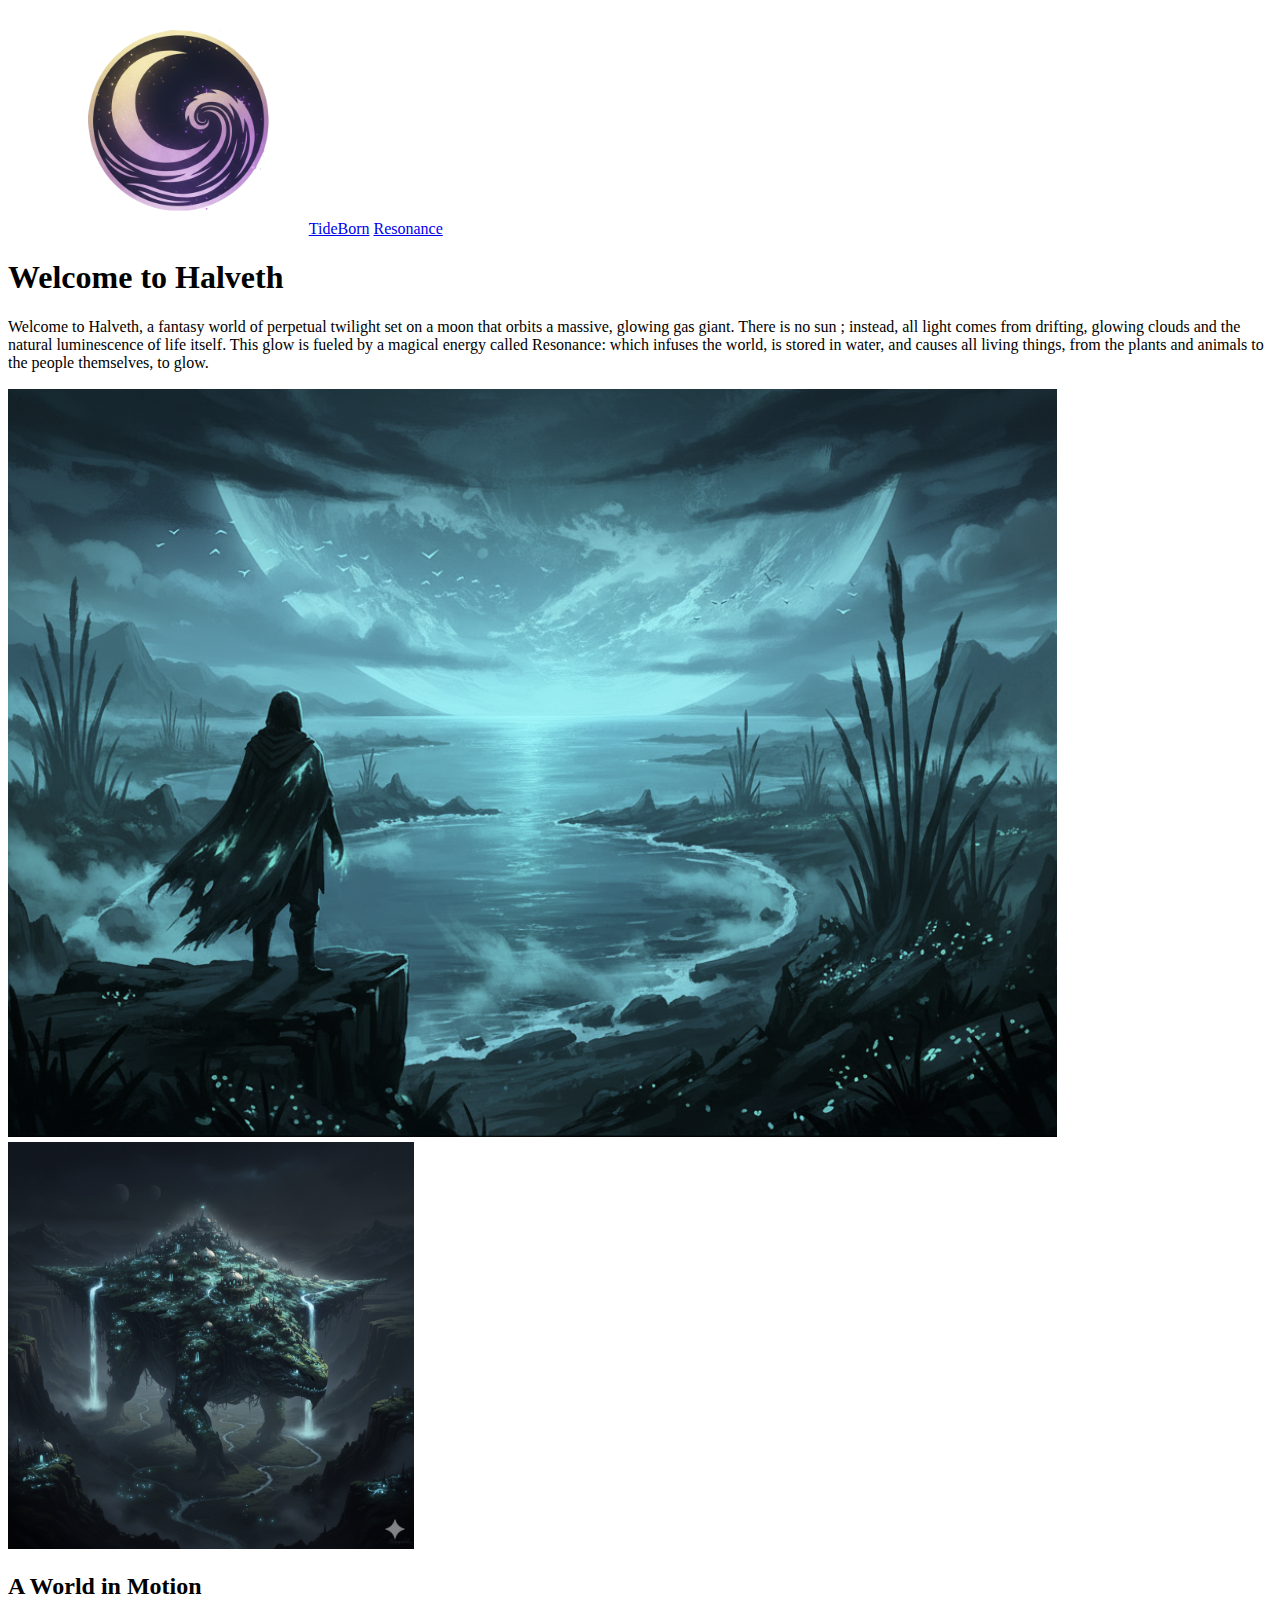
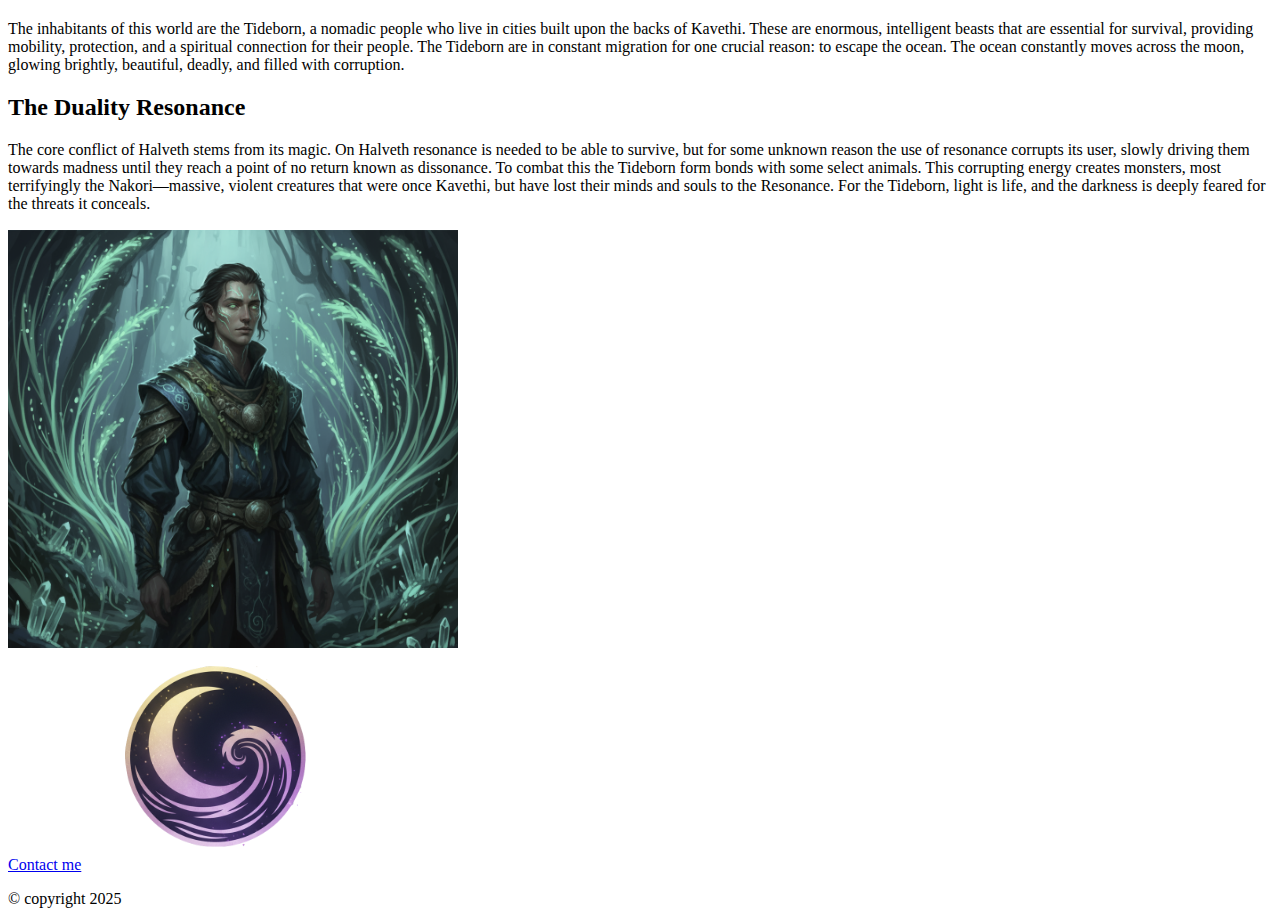
<file: index.html>
<!DOCTYPE html>
<html lang="en">
<head>
  <meta charset="UTF-8">
  <meta name="viewport" content="width=device-width, initial-scale=1.0">
  <title>Halveth</title>
</head>
<body>

  <header>
    <nav class="main-nav">
      <ul class="nav-list">
       <a href="#" class="nav-logo"><img src="./logo.png" alt="Halveth logo"></a>
       <a href="#">TideBorn</a>
       <a href="#">Resonance</a>
      </ul>
    </nav>
  </header>

  <section class="hero">
    <div class="hero-content">
      <h1>Welcome to Halveth</h1>
      <p>
        Welcome to Halveth, a fantasy world of perpetual twilight set on a moon that orbits a massive, glowing gas giant. There is no sun ; instead, all light comes from drifting, glowing clouds and the natural luminescence of life itself. This glow is fueled by a magical energy called Resonance: which infuses the world, is stored in water, and causes all living things, from the plants and animals to the people themselves, to glow.

      </p>
      <img src="./hero.png" alt="hero">
    </div>
  </section>

  <main>

    <section class="content-block reverse">
      <div class="image-wrapper">
        <img src="./aworldinmotion.png" alt="A World in Motion">
      </div>
      <div class="text-wrapper">
        <h2>A World in Motion</h2>
        <p>
          The inhabitants of this world are the Tideborn, a nomadic people who live in cities built upon the backs of Kavethi. These are enormous, intelligent beasts that are essential for survival, providing mobility, protection, and a spiritual connection for their people. The Tideborn are in constant migration for one crucial reason: to escape the ocean. The ocean constantly moves across the moon, glowing brightly, beautiful, deadly, and filled with corruption.

        </p>
      </div>
    </section>

    <section class="content-block">
      <div class="text-wrapper">
        <h2>The Duality Resonance</h2>
        <p>
          The core conflict of Halveth stems from its magic. On Halveth resonance is needed to be able to survive, but for some unknown reason the use of resonance corrupts its user, slowly driving them towards madness until they reach a point of no return known as dissonance. To combat this the Tideborn form bonds with some select animals.
          
          This corrupting energy creates monsters, most terrifyingly the Nakori—massive, violent creatures that were once Kavethi, but have lost their minds and souls to the Resonance. For the Tideborn, light is life, and the darkness is deeply feared for the threats it conceals.
        </p>
      </div>
      <div class="image-wrapper">
        <img src="./dualityresonance.png" alt="Duality Resonance">
      </div>
    </section>

  </main>

  <footer>
    <div class="footer-content">
      <a href="#" class="cta-button">Contact me</a>
      <img src="./logo.png" alt="Halveth small logo">
      <p class="copyright">© copyright 2025</p>
    </div>
  </footer>

</body>
</html>
</file>
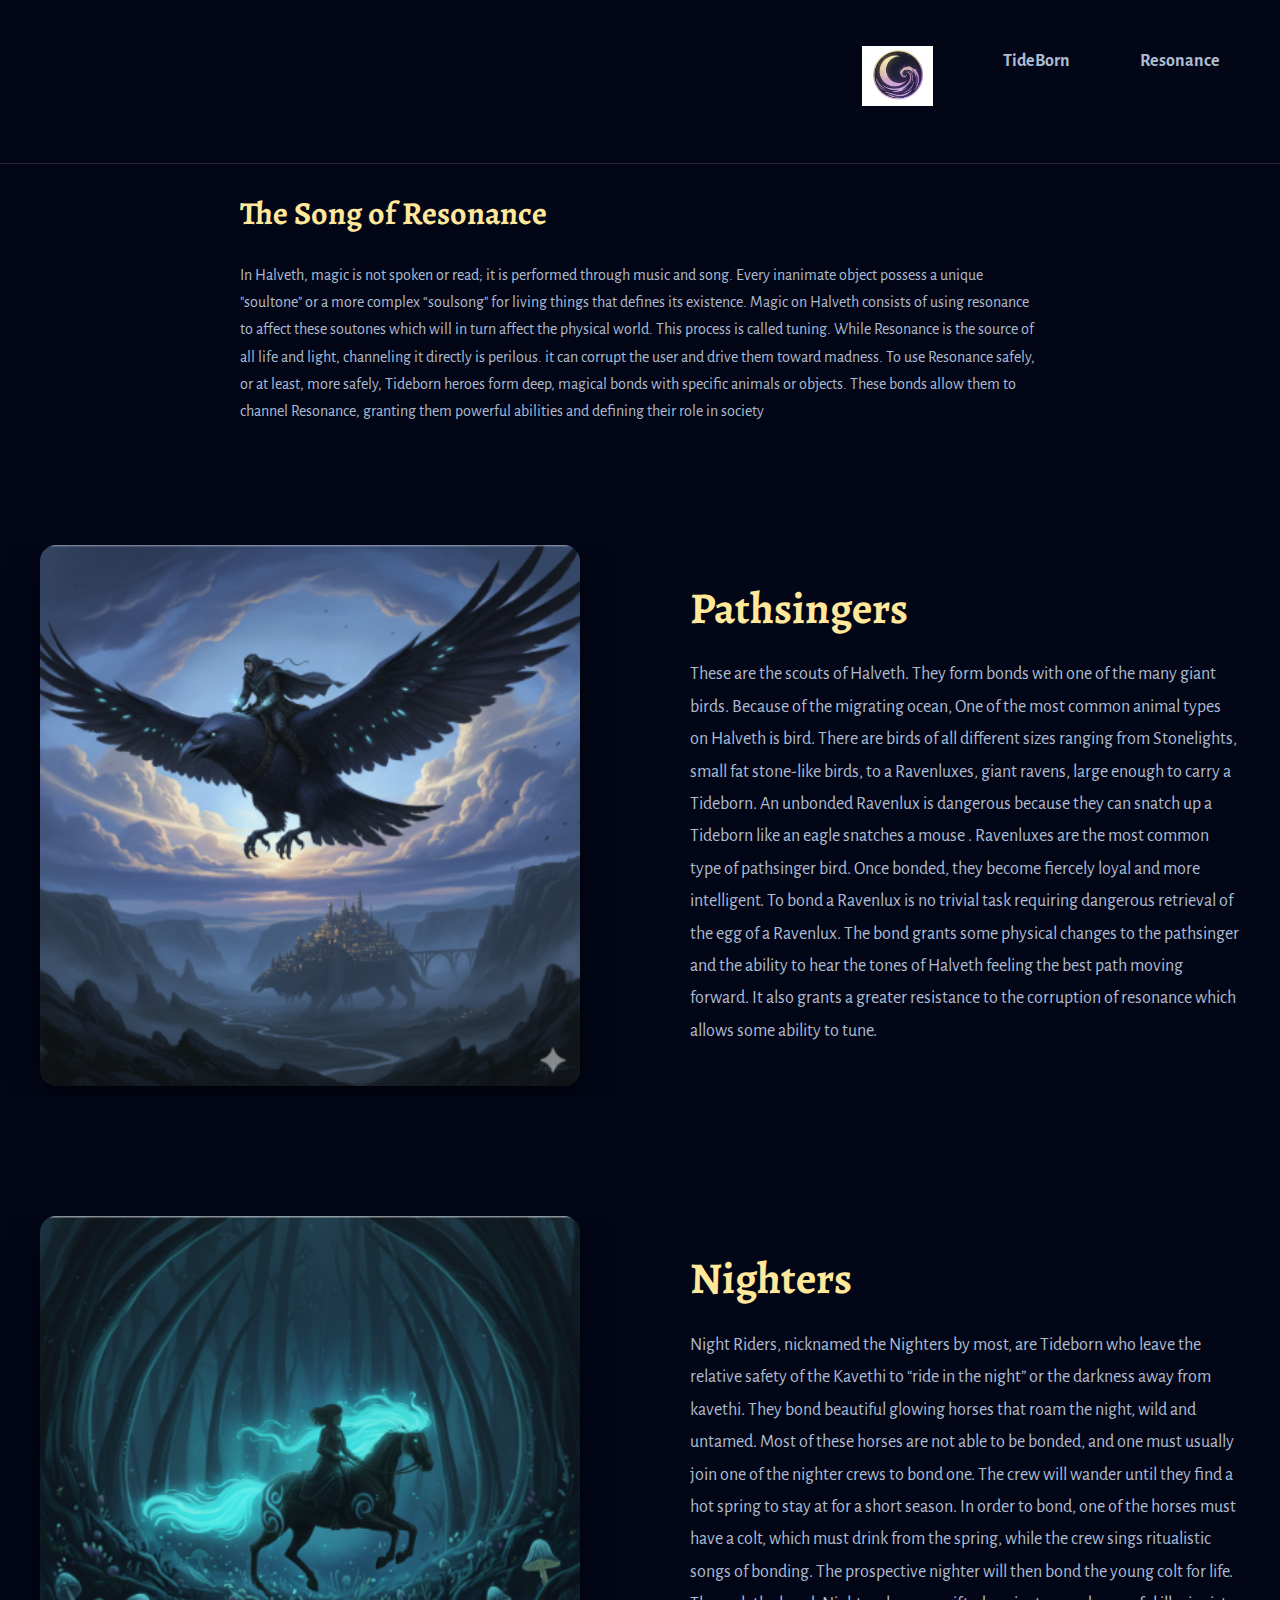
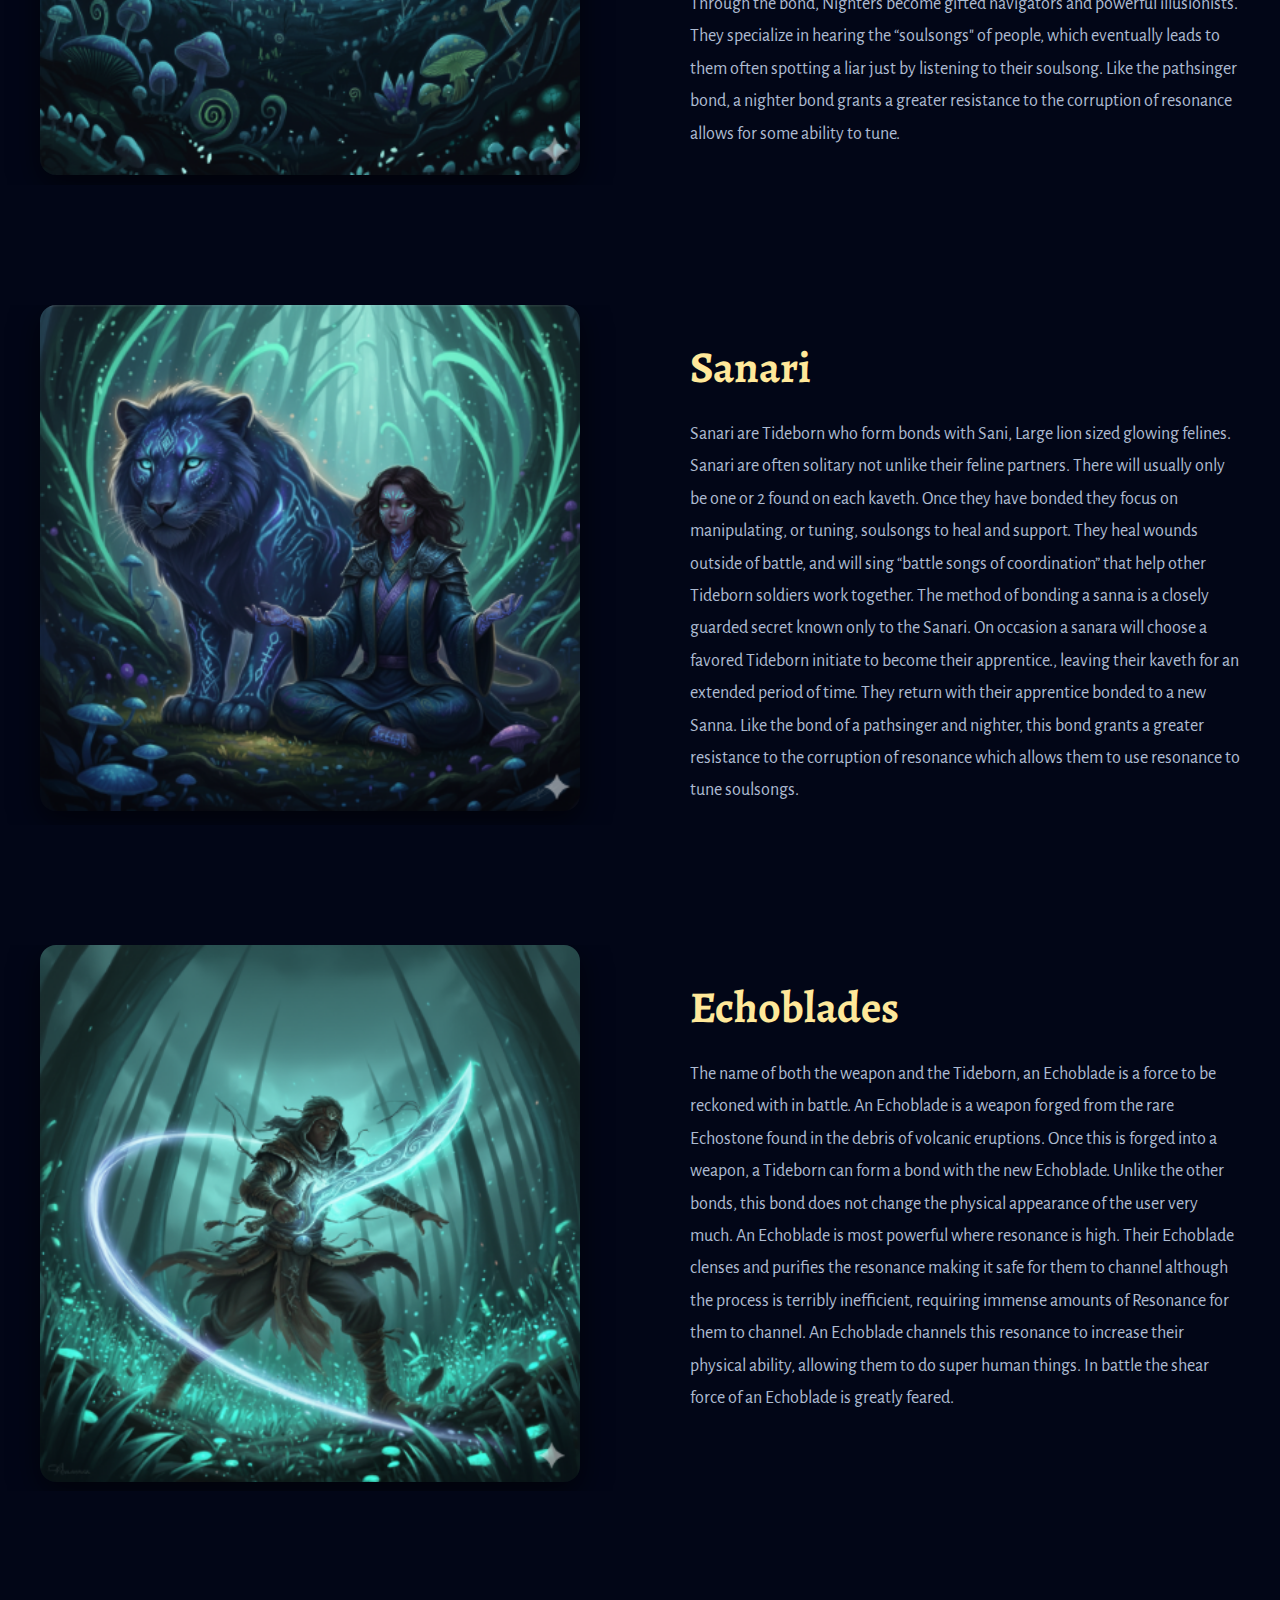
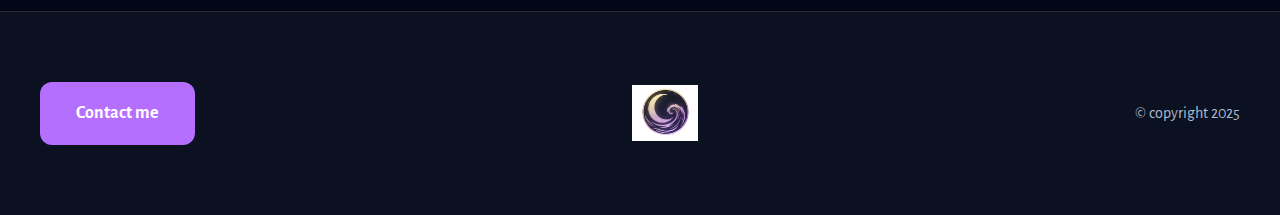
<file: tideborn.html>
<!DOCTYPE html>
<html lang="en">
<head>
  <meta charset="UTF-8">
  <meta name="viewport" content="width=device-width, initial-scale=1.0">
  <title>Halveth</title>
  <link rel="stylesheet" href="styles/styles.css">
  <link href="https://fonts.googleapis.com/css2?family=Alegreya:wght@700&family=Alegreya+Sans:wght@400;500&display=swap" rel="stylesheet">
</head>
<body>

  <header>
    <nav class="main-nav">
      <ul class="nav-list">
       <a href="index.html" class="nav-logo"><img src="./images/logo.png" alt="Halveth logo"></a>
       <a href="tideborn.html">TideBorn</a>
       <a href="resonance.html">Resonance</a>
      </ul>
    </nav>
  </header>

  <main>
    <h1 class="songOfResonance-tideborn">
        The Song of Resonance
    </h1>
    <p class="songOfResonance-tideborn">
        In Halveth, magic is not spoken or read; it is performed through music and song. Every inanimate object possess a unique "soultone" or a more complex “soulsong" for living things that defines its existence. Magic on Halveth consists of using resonance to affect these soutones which will in turn affect the physical world. This process is called tuning. While Resonance is the source of all life and light, channeling it directly is perilous. it can corrupt the user and drive them toward madness. To use Resonance safely, or at least, more safely, Tideborn heroes form deep, magical bonds with specific animals or objects. These bonds allow them to channel Resonance, granting them powerful abilities and defining their role in society
    </p>

    <section class="content-block reverse">
      <div class="image-wrapper">
        <img src="./images/pathsingers.png" alt="pathsingers">
      </div>
      <div class="text-wrapper">
        <h2>Pathsingers</h2>
        <p>
          These are the scouts of Halveth. They form bonds with one of the many giant birds. Because of the migrating ocean, One of the most common animal types on Halveth is bird. There are birds of all different sizes ranging from Stonelights, small fat stone-like birds, to a Ravenluxes, giant ravens, large enough to carry a Tideborn. An unbonded Ravenlux is dangerous because they can snatch up a Tideborn like an eagle snatches a mouse . Ravenluxes are the most common type of pathsinger bird. Once bonded, they become fiercely loyal and more intelligent. To bond a Ravenlux is no trivial task requiring dangerous retrieval of the egg of a Ravenlux. The bond grants some physical changes to the pathsinger and the ability to hear the tones of Halveth feeling the best path moving forward. It also grants a greater resistance to the corruption of resonance which allows some ability to tune. 

        </p>
      </div>
    </section>

    <section class="content-block reverse">
      <div class="image-wrapper">
        <img src="./images/nighters.png" alt="nighters">
      </div>
      <div class="text-wrapper">
        <h2>Nighters</h2>
        <p>
          Night Riders, nicknamed the Nighters by most, are Tideborn who leave the relative safety of the Kavethi to “ride in the night” or the darkness away from kavethi. They bond beautiful glowing horses that roam the night, wild and untamed. Most of these horses are not able to be bonded, and one must usually join one of the nighter crews to bond one. The crew will wander until they find a hot spring to stay at for a short season. In order to bond, one of the horses must have a colt, which must drink from the spring, while the crew sings ritualistic songs of bonding. The prospective nighter will then bond the young colt for life. Through the bond, Nighters become gifted navigators and powerful illusionists. They specialize in hearing the “soulsongs" of people, which eventually leads to them often spotting a liar just by listening to their soulsong. Like the pathsinger bond, a nighter bond grants a greater resistance to the corruption of resonance allows for some ability to tune. 

        </p>
      </div>
    </section>

    <section class="content-block reverse">
      <div class="image-wrapper">
        <img src="./images/sanari.png" alt="sanari">
      </div>
      <div class="text-wrapper">
        <h2>Sanari</h2>
        <p>
          Sanari are Tideborn who form bonds with Sani, Large lion sized glowing felines. Sanari are often solitary not unlike their feline partners. There will usually only be one or 2 found on each kaveth.  Once they have bonded they focus on manipulating, or tuning, soulsongs to heal and support. They heal wounds outside of battle, and will sing “battle songs of coordination” that help other Tideborn soldiers work together. The method of bonding a sanna is a closely guarded secret known only to the Sanari. On occasion a sanara will choose a favored Tideborn initiate to become their apprentice., leaving their kaveth for an extended period of time. They return with their apprentice bonded to a new Sanna. Like the bond of a pathsinger and nighter, this bond grants a greater resistance to the corruption of resonance which allows them to use resonance to tune soulsongs. 

        </p>
      </div>
    </section>

    <section class="content-block reverse">
      <div class="image-wrapper">
        <img src="./images/echoblades.png" alt="Echoblades">
      </div>
      <div class="text-wrapper">
        <h2>Echoblades</h2>
        <p>
          The name of both the weapon and the Tideborn, an Echoblade is a force to be reckoned with in battle. An Echoblade is a weapon forged from the rare Echostone found in the debris of volcanic eruptions. Once this is forged into a weapon, a Tideborn can form a bond with the new Echoblade. Unlike the other bonds, this bond does not change the physical appearance of the user very much. An Echoblade is most powerful where resonance is high. Their Echoblade clenses and purifies the resonance making it safe for them to channel although the process is terribly inefficient, requiring immense amounts of Resonance for them to channel. An Echoblade channels this resonance to increase their physical ability, allowing them to do super human things. In battle the shear force of an Echoblade is greatly feared. 

        </p>
      </div>
    </section>


  </main>

  <footer>
    <div class="footer-content">
      <a href="#" class="cta-button">Contact me</a>
      <img src="./images/logo.png" alt="Halveth small logo">
      <p class="copyright">© copyright 2025</p>
    </div>
  </footer>

</body>
</html>
</file>
<file: styles/styles.css>
body {
  font-family: 'Alegreya Sans', Arial, sans-serif;
  margin: 0;
  padding: 0;
  line-height: 1.7;
  background-color: #020617;
  color: #ADBBD1;
}

h1, h2 {
  font-family: 'Alegreya', Georgia, serif;
  font-weight: 700;
  color: #FFE89A;
  line-height: 1.2;
}

header {
  padding: 30px 40px;
  border-bottom: 1px solid #2a2a3b;
  background-color: rgba(2, 6, 23, 0.95);
}

.main-nav {
  max-width: 1400px;
  margin: 0 auto;
  display: flex;
  align-items: center;
}

.nav-logo img {
  height: 60px;
}

.main-nav ul {
  margin-left: auto; 
  margin-right: 20px;
  display: flex;
  gap: 70px;
  list-style: none;
  padding: 0;
}

.main-nav a {
  text-decoration: none;
  color: #ADBBD1;
  font-size: 18px;
  font-weight: bold;
  transition: all 0.3s ease;
}

.main-nav a:hover {
  color: #FFE89A;
  text-shadow: 0 0 15px #FFE89A;
}

.hero {
  background-image: url('../images/hero.png');
  background-size: cover;
  background-position: center;
  background-repeat: no-repeat;
  background-color: rgba(2, 6, 23, 0.7);
  background-blend-mode: overlay;
  padding: 160px 40px;
  text-align: center;
  min-height: 600px;
}

.hero h1 {
  font-size: 64px;
  margin-bottom: 24px;
  text-shadow: 0 0 20px rgba(255, 232, 154, 0.4);
}

.hero p {
  font-size: 21px;
  max-width: 800px;
  margin: 0 auto;
  text-shadow: 0 0 15px rgba(0,0,0,0.8);
}

.content-block {
  max-width: 1200px;
  margin: 120px auto;
  padding: 0 40px;
  overflow: hidden;
}

.content-block h2 {
  font-size: 44px;
  margin-bottom: 24px;
}

.content-block p {
  width: 100%;
  max-width: 600px; 
  font-size: 18px;
  margin-top: 20px;
  line-height: 1.8;
}

.text-wrapper {
  width: 50%;
  float: left;
  padding-right: 50px;
  box-sizing: border-box;
}

.image-wrapper {
  width: 45%;
  float: right;
}

.image-wrapper img {
  width: 100%;
  border-radius: 16px;
  box-shadow: 0 10px 30px rgba(0,0,0,0.6);
}

.reverse .text-wrapper {
  float: right;
  padding-left: 50px;
  padding-right: 0;
  box-sizing: border-box;
}

.reverse .image-wrapper {
  float: left;
}

footer {
  background-color: #0b1120;
  padding: 70px 40px;
  border-top: 1px solid #2a2a3b;
}

.footer-content {
  max-width: 1400px;
  margin: 0 auto;
  display: flex;
  justify-content: space-between;
  align-items: center;
  flex-wrap: wrap;
  gap: 30px;
}

.cta-button {
  background-color: #B56FFF;
  color: white;
  padding: 16px 36px;
  border-radius: 12px;
  text-decoration: none;
  font-weight: bold;
  font-size: 18px;
  transition: background-color 0.3s;
  order: 1;
}

.cta-button:hover { background-color: #c78aff; }

.footer-content img {
  height: 56px;
  order: 2;
}

.copyright {
  color: #ADBBD1;
  font-size: 16px;
  order: 3;
}

.songOfResonance-tideborn {
  max-width: 800px;
  margin: 0 auto;
  margin-top: 30px;
}


@media (max-width: 800px) {
  .main-nav { flex-direction: column; gap: 20px; text-align: center; }
  .main-nav ul { margin: 0 auto; }
  .hero h1 { font-size: 48px; }
  .content-block p { max-width: 100%; }
  .text-wrapper, .image-wrapper {
    width: 100% !important;
    float: none;
    padding: 20px 0 !important;
    text-align: center;
  }
  .footer-content { flex-direction: column; text-align: center; }
}
</file>
